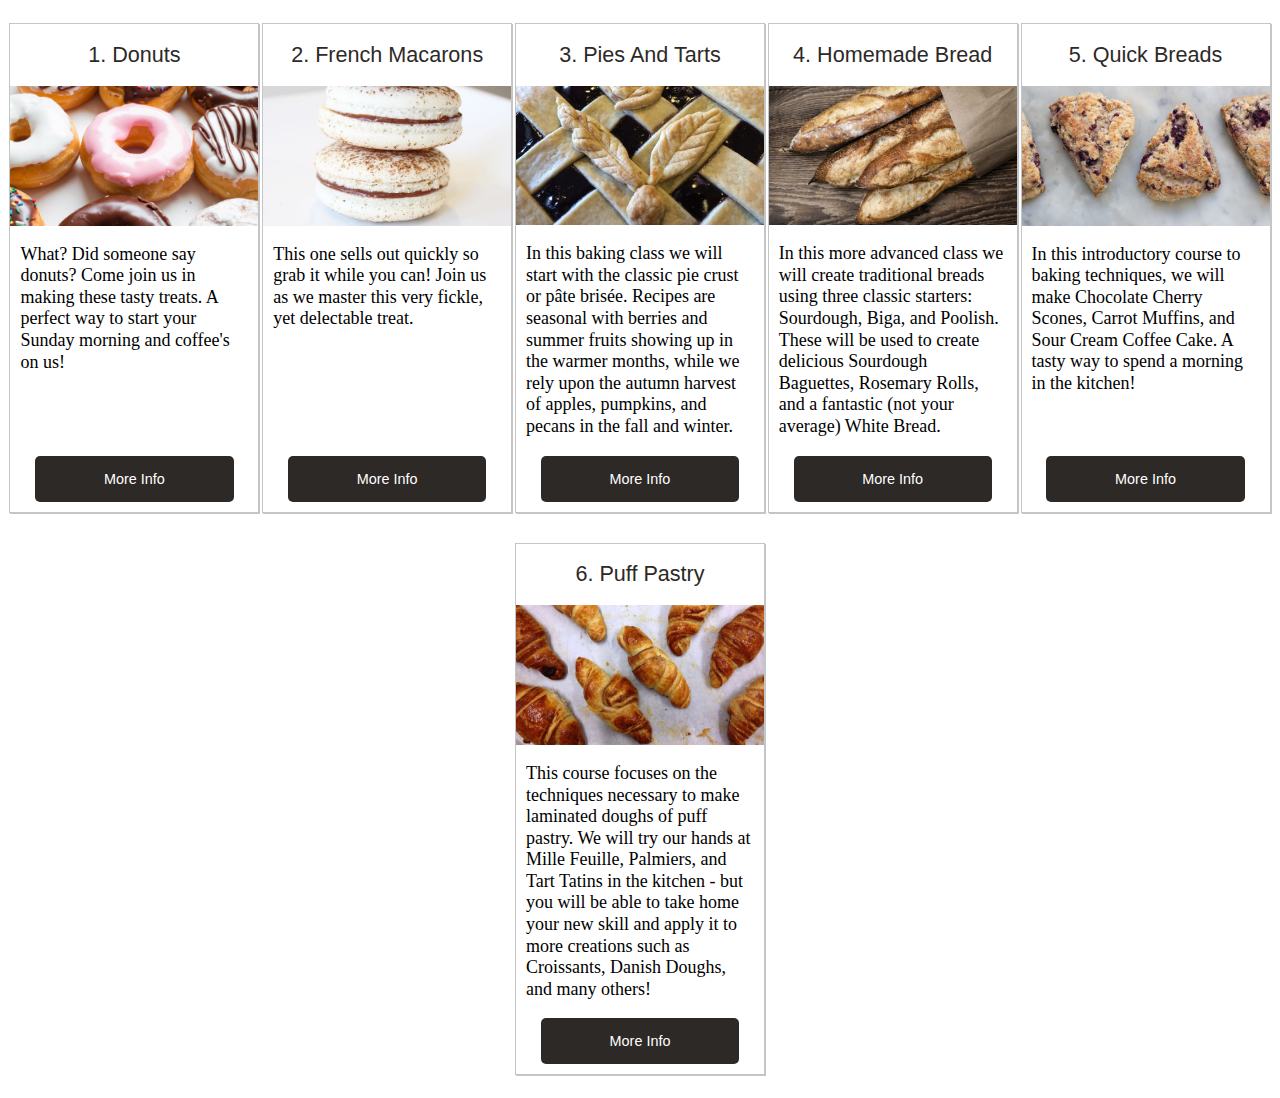
<file: class-files/flex-class-list.html>
<!DOCTYPE html>
<html lang="en">
<head>
    <meta charset="UTF-8">
    <meta name="viewport" content="width=device-width, initial-scale=1.0">
    <meta http-equiv="X-UA-Compatible" content="ie=edge">
    <title>Flexbox Class list</title>
    <style>
* {box-sizing: border-box;}
html {
    font-family: Helvetica, Arial, sans-serif;
    font-size: 18px;
}
p {
    font-family: Georgia, 'Times New Roman', Times, serif;
    line-height: 1.2;
}

h1 {
    font-size: 3em;
}
h2 {
    font-size: 2em;
}

h1, h2, h3, h4, h5, h6 {
    color: #2d2926;
}

a {
    color: #2d2926;
    font-weight: bold;
    text-decoration: none;
}
a:hover {
    text-decoration: underline;
}
a:visited {
    color: #c3c5c6;
}


/* CLASS LIST COMPONENT */
.class-list {
    display: flex;
    /*flex-direction: row;
    flex-wrap: wrap;*/
    flex-flow: row wrap;
    align-items: stretch;
    justify-content: center;
    

}

.class {
    max-width: 250px;
    margin: 15px auto;
    border: 1px solid #c3c5c6;
    box-shadow: #c3c5c6 1px 1px;
    display: flex;
    flex-direction: column;
    /*flex: 1 0 0%;*/
    transition: transform 2s ease-in .2s;

}
.class1:hover {
    transform: rotate(-10deg);
}
.class2:hover{
    transform: translateY(25px);
}

.class3:hover {
    transform: scale(1.5)
}
.class4:hover {
    transform: skew(20deg);
}
.class5 {
    /*order: -1;*/
}
.class5:hover {
    transform: scale(1.5) rotate(-5deg) translate(50px, 30px);
}
.class-name {
    font-size: 1.2em;
    text-align: center;
    text-transform: capitalize;
    font-weight: normal;
}
.class img {
    display: block;
    max-width: 100%;
    width: 100%;
    height: auto;
}
.class-description {
    padding-left: 10px;
    padding-right: 10px;
}

/* button */

.btn {
    background-color: #2d2926;
    color: white;
    padding: 15px 20px;
    display: block;
    text-align: center;
    width: 80%;
    border-radius: 5px;
    margin: 10px auto;
    font-size: .8em;
    font-weight: normal;
}
.btn:hover {
    background-color: #eaebeb;
    color: #2d2926;
    text-decoration: none;
    
    
}
.class .btn {
    margin-top: auto;
}

@keyframes colors {
    0% {background-color: red}
    20% {background-color: orange}
    40% {background-color: yellow}
    60% {background-color: green}
    80% {background-color: blue}
    100% {background-color: purple}
}

body {
    /*animation-name: colors;
    animation-duration: 2s;
    animation-timing-function: linear;
    animation-iteration-count: infinite;
    animation-direction: alternate;*/

    /*animation: colors 2s linear infinite alternate;*/
}

@keyframes slide {
    from {margin-left: 100%}
    to {margin-left: 0%}
}

.class-list {
    animation: slide 2s ease-out 1  normal;
}
    
    </style>
</head>
<body>
        <div class="class-list">
               
            <div class="class class1">
                <h2 class="class-name">1. Donuts</h2>
                <img class="class-img" src="imgs/donuts.jpg" alt="">
                <p class="class-description">What? Did someone say donuts? Come join us in making these tasty treats. A perfect way to start your Sunday morning and coffee's on us!</p>
                <a class="btn" href="#">More Info</a>
            </div>
            <div class="class class2">
                <h2 class="class-name">2. French Macarons</h2>
                <img class="class-img" src="imgs/macarons.png" alt="">
                <p class="class-description">This one sells out quickly so grab it while you can! Join us as we master this very fickle, yet delectable treat.</p>
                <a class="btn" href="#">More Info</a>
            </div>    
            <div class="class class3">
                <h2 class="class-name">3. Pies and Tarts</h2>
                <img class="class-img" src="imgs/Pies-tarts.jpg" alt="">
                <p class="class-description">In this baking class we will start with the classic pie crust or pâte brisée. Recipes are seasonal with berries and summer fruits showing up in the warmer months, while we rely upon the autumn harvest of apples, pumpkins, and pecans in the fall and winter.</p>
                <a class="btn" href="#">More Info</a>
            </div>    
            <div class="class class4">
                <h2 class="class-name">4. Homemade Bread</h2>
                <img class="class-img" src="imgs/homemade-bread.jpg" alt="">
                <p class="class-description">In this more advanced class we will create traditional breads using three classic starters: Sourdough, Biga, and Poolish. These will be used to create delicious Sourdough Baguettes, Rosemary Rolls, and a fantastic (not your average) White Bread.</p>
                <a class="btn" href="#">More Info</a>
            </div>    
            <div class="class class5">
                <h2 class="class-name">5. Quick Breads</h2>
                <img class="class-img" src="imgs/quick-breads.jpg" alt="">
                <p class="class-description">In this introductory course to baking techniques, we will make Chocolate Cherry Scones, Carrot Muffins, and Sour Cream Coffee Cake. A tasty way to spend a morning in the kitchen!</p>
                <a class="btn" href="#">More Info</a>
            </div>
               
            <div class="class class6">
                <h2 class="class-name">6. Puff Pastry</h2>
                <img class="class-img" src="imgs/puff-pastry.jpg" alt="">
                <p class="class-description">This course focuses on the techniques necessary to make laminated doughs of puff pastry. We will try our hands at Mille Feuille, Palmiers, and Tart Tatins in the kitchen - but you will be able to take home your new skill and apply it to more creations such as Croissants, Danish Doughs, and many others!</p>
                <a class="btn" href="#">More Info</a>
            </div>        
        </div>   
</body>
</html>
</file>
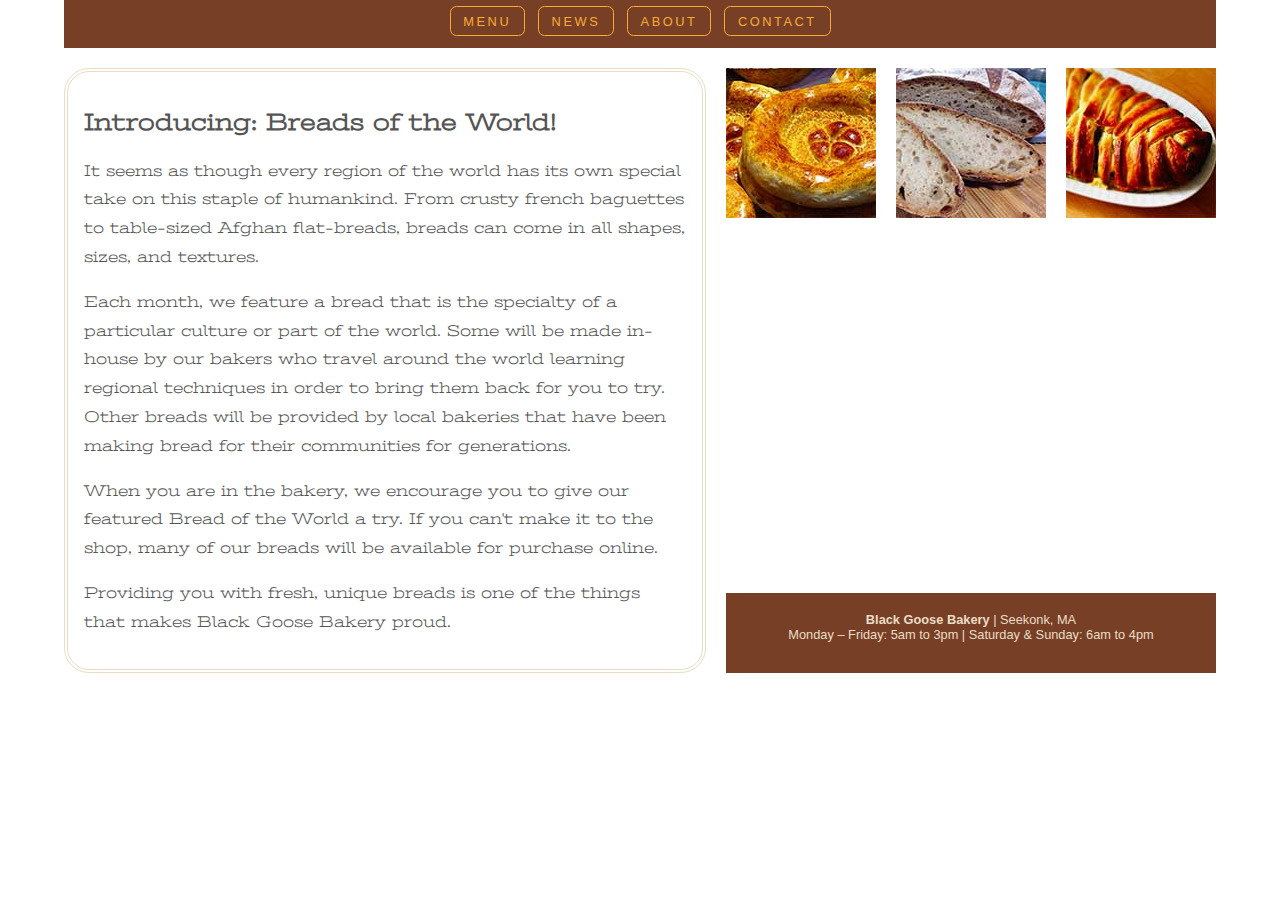
<file: class-files/grid.html>
<!doctype html>
<html>
<head>
<meta charset="UTF-8">
<title>Black Goose Bakery Grid</title>
<link href="https://fonts.googleapis.com/css?family=Stint+Ultra+Expanded" rel="stylesheet">
<style>

html {
  box-sizing: border-box;
}
* {
  box-sizing: inherit;
}
body {
  font-family: Georgia, serif; 
  font-size: 100%;
  background-color: white;
  margin: 0;
}

/* GRID STYLES START HERE */
#layout {
  margin-left: 5%;
  margin-right: 5%;
  display:grid;
  grid-template-rows: 3em 20px [main-start] 150px auto 5em [main-end];
  grid-template-columns: [main-start] 1fr [main-end] repeat(3, 20px 150px);
}

nav {
  grid-row-start: 1;
  grid-row-end: 2;
  grid-column-start: 1;
  grid-column-end: 8;
}
#figA {
  grid-area: 3 / 3 / 4 / 4
}

#figB {
  grid-area: 3 / 5 / 4 / 6
}

#figC {
  grid-row: 3 / 4;
  grid-column: span 1 / -1;
}

main {
  grid-area: main;
}
footer {
  grid-row: 5 / 6;
  grid-column: 3 / -1;
}



/* VISUAL STYLES START HERE */

/* link styles */
a:link, a:visited { color: #DC6903; }
a:focus, a:hover, a:active { color: #F9AB33; }

a {
  text-decoration: none;
  border-bottom: 1px dotted;
  padding-bottom: .2em;
}



/* nav styles */
nav, footer {
  font-family: verdana, sans-serif;
  background-color: #783F27;
}
nav ul li a:link, nav ul li a:visited {
  color: #F9AB33;
}
nav ul li a:focus, nav ul li a:hover, nav ul li a:active {
  color: #fff;
}
nav ul {
  margin: 0;
  padding: 0;
  list-style-type: none;
  display: flex;
  justify-content: center;
}
nav ul li {
  font-size: .8em;
  text-transform: uppercase;
  letter-spacing: .2em;
}
nav ul li a {
  display: block;
  border: 1px solid;
  border-radius: .5em;
  padding: .5em 1em;
  margin: .5em; 
}


/* main styles */
main {
  font-family: 'Stint Ultra Expanded', Georgia, serif;
  background-color: white;
  line-height: 1.8em;
  color: #555;
  padding: 1em;
  border: double 4px #EADDC4;
  border-radius: 25px;
}


/* misc styles */

figure {
  margin: 0;
  padding: 0;'
   /* clears browser styles for figures */
}

footer {
  color: #EADDC4;
  text-align: center;
  font-size: .8em;
  padding: .5em;
}

</style>
</head>

<body>
<div id="layout">

<nav>
  <ul>
    <li><a href="">Menu</a></li>
    <li><a href="">News</a></li>
    <li><a href="">About</a></li>
    <li><a href="">Contact</a></li>
  </ul>
</nav>  

<main>
  <h2>Introducing: Breads of the World!</h2>
  <p>It seems as though every region of the world has its own special take on this staple of humankind. From crusty french baguettes to table-sized Afghan flat-breads, breads can come in all shapes, sizes, and textures.</p>
  <p>Each month, we feature a bread that is the specialty of a particular culture or part of the world. Some will be made in-house by our bakers who travel around the world learning regional techniques in order to bring them back for you to try. Other breads will be provided by local bakeries that have been making bread for their communities for generations.</p>

  <p>When you are in the bakery, we encourage you to give our featured Bread of the World a try. If you can't make it to the shop, many of our breads will be available for purchase online.</p>
  <p>Providing you with fresh, unique breads is one of the things that makes Black Goose Bakery proud.</p>
<!--
<p>Our breads are made daily from highest-quality whole grain flour, water, salt, and yeast or sourdough starter. Simply and naturally, and never any preservatives. Patience is key to achieving the proper level of fermentation and baking each loaf to perfection. Available in whole grain, sourdough, olive loaf, classic rye, and potato-onion.</p>
-->
</main>

<figure id="figA"><img src="imgs/uzbek_150.jpg"></figure>
<figure id="figB"><img src="imgs/bread_150.jpg"></figure>
<figure id="figC"><img src="imgs/braided_150.jpg"></figure>

<footer>
  <p><strong>Black Goose Bakery</strong> | Seekonk, MA <br>
Monday &ndash; Friday: 5am to 3pm | Saturday &amp; Sunday: 6am to 4pm</p>
</footer>

</div>
</body>
</html>
</file>
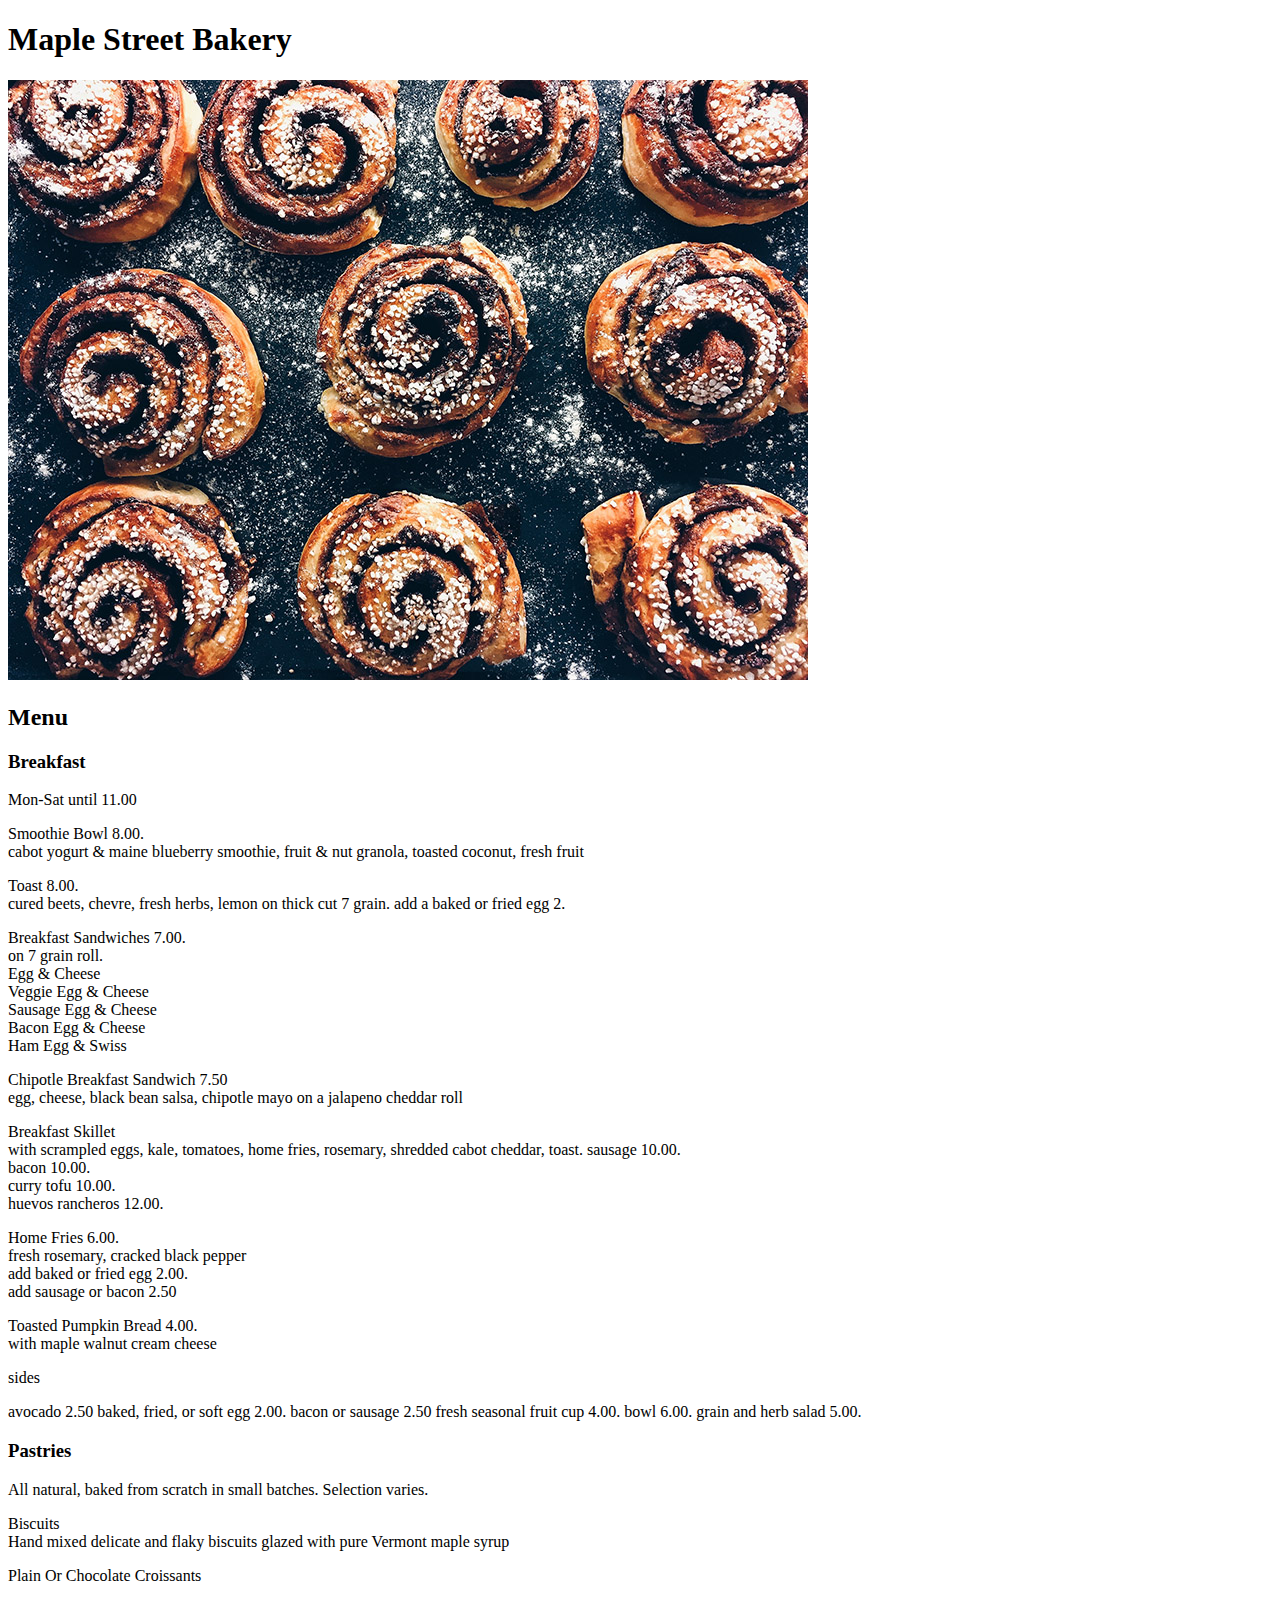
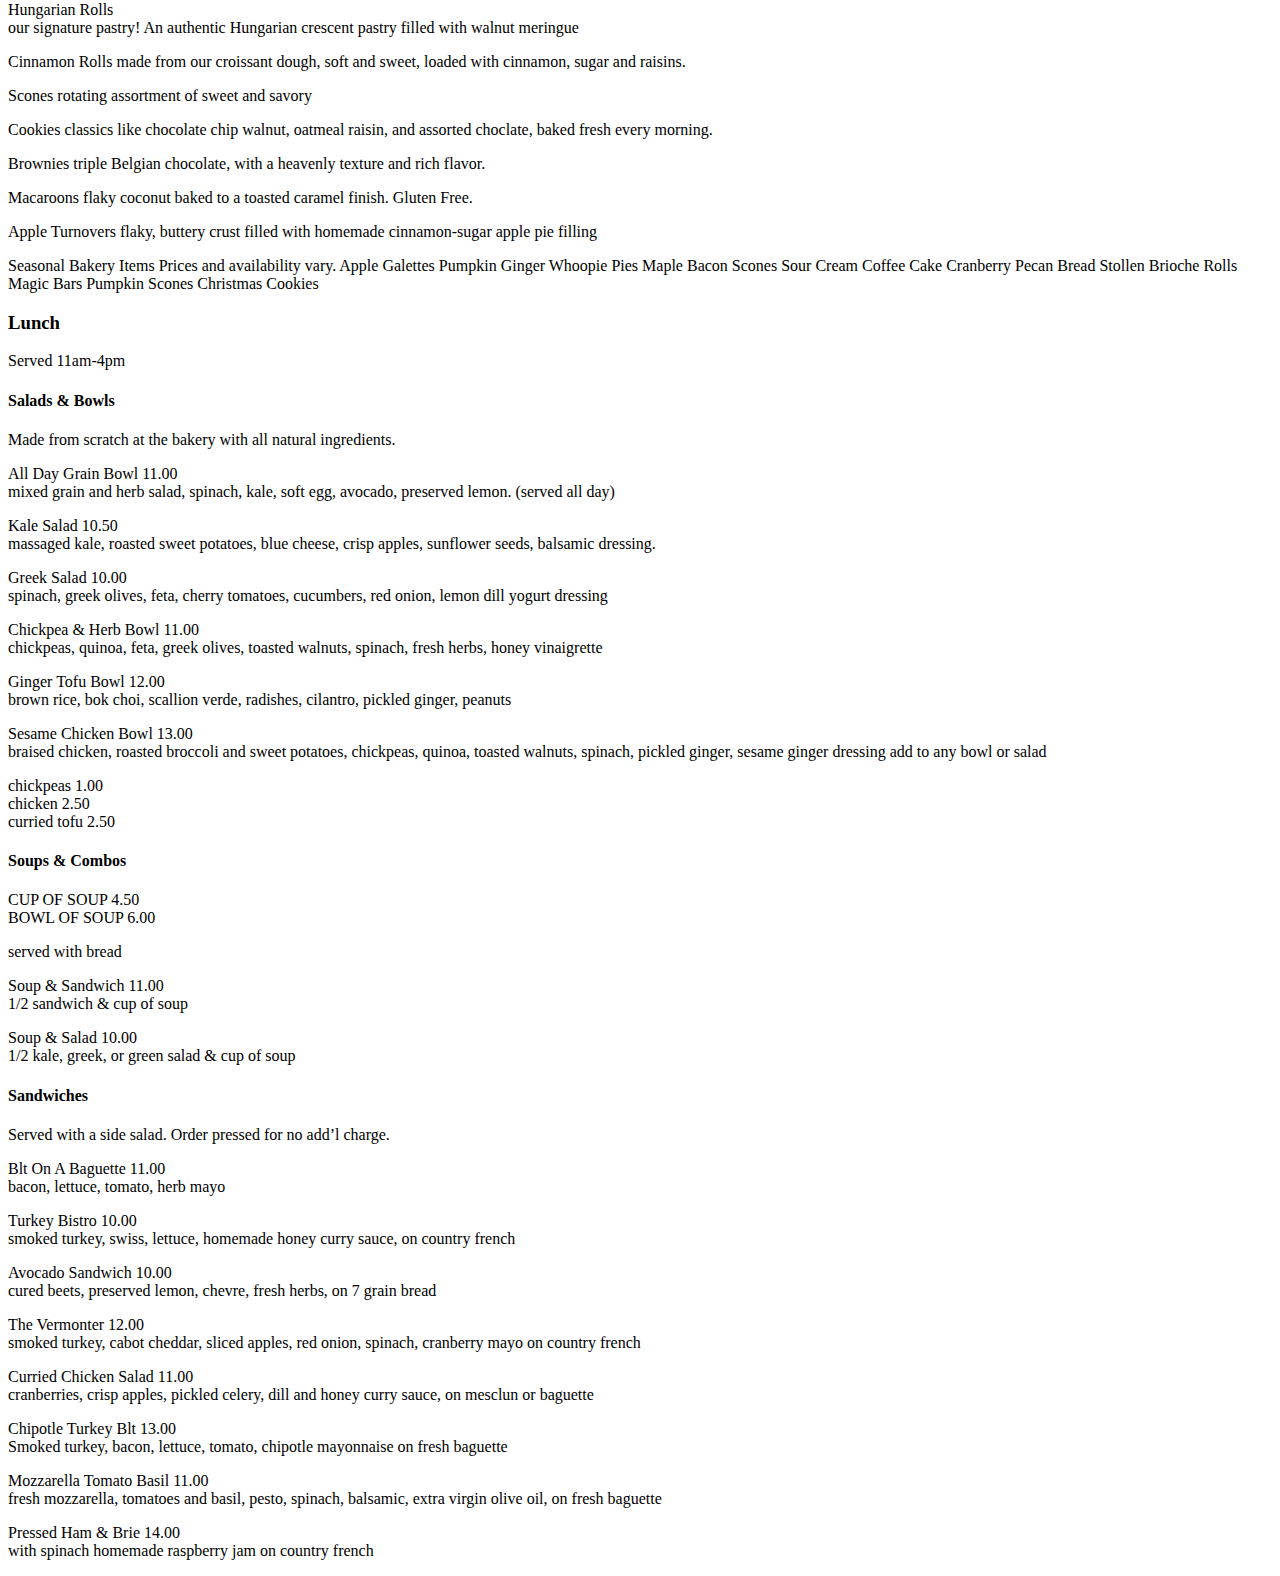
<file: class-files/menu.html>
<!DOCTYPE html>
<html lang="en">
<head>
    <meta charset="UTF-8">
    <meta name="viewport" content="width=device-width, initial-scale=1.0">
    <meta http-equiv="X-UA-Compatible" content="ie=edge">
    <title>Maple Street Bakery - Menu</title>
</head>
<body>
    <h1>Maple Street Bakery</h1>
    <img src="imgs/menu.jpg" alt="">
    <h2>Menu</h2>

    <h3>Breakfast</h3>
    <p>Mon-Sat until 11.00</p>

    <p>Smoothie Bowl 8.00.<br>
cabot yogurt & maine blueberry smoothie, fruit & nut granola, toasted coconut, fresh fruit</p>

<p>Toast 8.00.<br>
cured beets, chevre, fresh herbs, lemon on thick cut 7 grain. add a baked or
fried egg 2.</p> 

<p>Breakfast Sandwiches 7.00.<br>
on 7 grain roll.<br>
Egg & Cheese<br>
Veggie Egg & Cheese<br>
Sausage Egg & Cheese<br>
Bacon Egg & Cheese<br>
Ham Egg & Swiss</p>

<p>Chipotle Breakfast Sandwich 7.50<br>
egg, cheese, black bean salsa, chipotle mayo on a jalapeno cheddar roll</p>

<p>Breakfast Skillet<br>
with scrampled eggs, kale, tomatoes, home fries, rosemary, shredded cabot cheddar, toast.
sausage 10.00.<br>
bacon 10.00.<br>
curry tofu 10.00.<br>
huevos rancheros 12.00.</p>

<p>Home Fries 6.00.<br>
fresh rosemary, cracked black pepper<br>
add baked or fried egg 2.00.<br>
add sausage or bacon 2.50</p>

<p>Toasted Pumpkin Bread 4.00.<br>
with maple walnut cream cheese</p>

<p>sides</p>
avocado 2.50
baked, fried, or soft egg 2.00.
bacon or sausage 2.50
fresh seasonal fruit cup 4.00. bowl 6.00.
grain and herb salad 5.00.

<h3>Pastries</h3>
<p>All natural, baked from scratch in small batches. Selection varies.</p>

<p>Biscuits<br>
Hand mixed delicate and flaky biscuits glazed with pure Vermont maple syrup</p> 

<p>Plain Or Chocolate Croissants</p>

<p>Hungarian Rolls<br>
our signature pastry! An authentic Hungarian crescent pastry filled with walnut meringue</p>

<p>Cinnamon Rolls
made from our croissant dough, soft and sweet, loaded with cinnamon, sugar and raisins.</p>

<p>Scones
rotating assortment of sweet and savory</p>

<p>Cookies
classics like chocolate chip walnut, oatmeal raisin, and assorted choclate, baked fresh every morning.</p> 

<p>Brownies
triple Belgian chocolate, with a heavenly texture and rich flavor.</p>

<p>Macaroons
flaky coconut baked to a toasted caramel finish. Gluten Free.</p>

<p>Apple Turnovers
flaky, buttery crust filled with homemade cinnamon-sugar apple pie filling</p>

Seasonal Bakery Items
Prices and availability vary.

Apple Galettes
Pumpkin Ginger Whoopie Pies
Maple Bacon Scones
Sour Cream Coffee Cake
Cranberry Pecan Bread
Stollen
Brioche Rolls
Magic Bars
Pumpkin Scones
Christmas Cookies

<h3>Lunch</h3>
<p>Served 11am-4pm</p>

<h4>Salads & Bowls</h4>
<p>Made from scratch at the bakery with all natural ingredients.</p>

<p>All Day Grain Bowl 11.00<br>
    mixed grain and herb salad, spinach, kale, soft egg, avocado, preserved lemon. (served all day)</p>

<p>Kale Salad 10.50<br>
    massaged kale, roasted sweet potatoes, blue cheese, crisp apples, sunflower seeds, balsamic dressing.</p>

<p>Greek Salad 10.00<br>
    spinach, greek olives, feta, cherry tomatoes, cucumbers, red onion, lemon dill yogurt dressing</p>

<p>Chickpea & Herb Bowl 11.00<br>
    chickpeas, quinoa, feta, greek olives, toasted walnuts, spinach, fresh herbs, honey vinaigrette</p>

<p>Ginger Tofu Bowl 12.00<br>
    brown rice, bok choi, scallion verde, radishes, cilantro, pickled ginger, peanuts</p>

<p>Sesame Chicken Bowl 13.00<br>
    braised chicken, roasted broccoli and sweet potatoes, chickpeas, quinoa,
    toasted walnuts, spinach, pickled ginger, sesame ginger dressing
    add to any bowl or salad</p>

<p>chickpeas 1.00<br>
    chicken 2.50<br>
    curried tofu 2.50</p>

<h4>Soups & Combos</h4>
<p>CUP OF SOUP 4.50<br>
BOWL OF SOUP 6.00</p>

<p>served with bread</p>

<p>Soup & Sandwich 11.00<br>
    1/2 sandwich & cup of soup</p>

<p>Soup & Salad 10.00<br>
    1/2 kale, greek, or green salad & cup of soup</p>

<h4>Sandwiches</h4>
<p>Served with a side salad. Order pressed for no add’l charge.</p>

<p>Blt On A Baguette 11.00<br>
    bacon, lettuce, tomato, herb mayo</p>

<p>Turkey Bistro 10.00<br>
    smoked turkey, swiss, lettuce, homemade honey curry sauce, on country french</p>

<p>Avocado Sandwich 10.00<br>
    cured beets, preserved lemon, chevre, fresh herbs, on 7 grain bread</p>

<p>The Vermonter 12.00<br>
    smoked turkey, cabot cheddar, sliced apples, red onion, spinach, cranberry mayo on country french</p>

<p>Curried Chicken Salad 11.00<br>
    cranberries, crisp apples, pickled celery, dill and honey curry sauce, on mesclun or baguette</p>

<p>Chipotle Turkey Blt 13.00<br>
    Smoked turkey, bacon, lettuce, tomato, chipotle mayonnaise on fresh baguette</p>

<p>Mozzarella Tomato Basil 11.00<br>
    fresh mozzarella, tomatoes and basil, pesto, spinach, balsamic, extra virgin olive oil, on fresh baguette</p>

<p>Pressed Ham & Brie 14.00<br>
    with spinach homemade raspberry jam on country french</p>
    
</body>
</html>
</file>
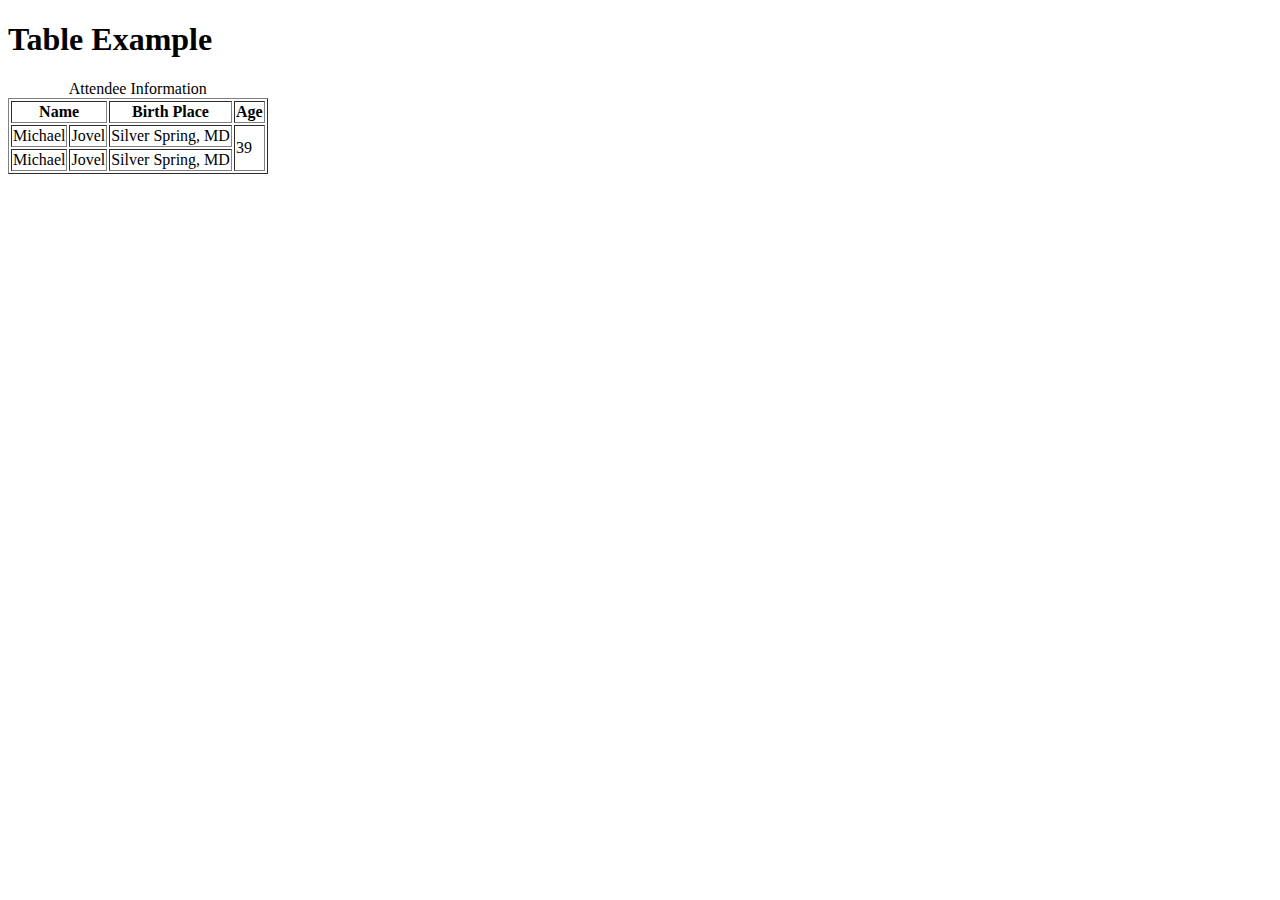
<file: class-files/table.html>
<!DOCTYPE html>
<html lang="en">
<head>
    <meta charset="UTF-8">
    <meta name="viewport" content="width=device-width, initial-scale=1.0">
    <meta http-equiv="X-UA-Compatible" content="ie=edge">
    <title>Table Example</title>
</head>
<body>
    <h1>Table Example</h1>

    <table border="1">
        <caption>Attendee Information</caption>
        <tr>
            <th colspan="2">Name</th>
            <th>Birth Place</th>
            <th>Age</th>
        </tr>
        <tr>
            <td>Michael</td>
            <td>Jovel</td>
            <td>Silver Spring, MD</td>
            <td rowspan="2">39</td>
        </tr>
        <tr>
                <td>Michael</td>
                <td>Jovel</td>
                <td>Silver Spring, MD</td>
            </tr>
    </table>
    
</body>
</html>
</file>
